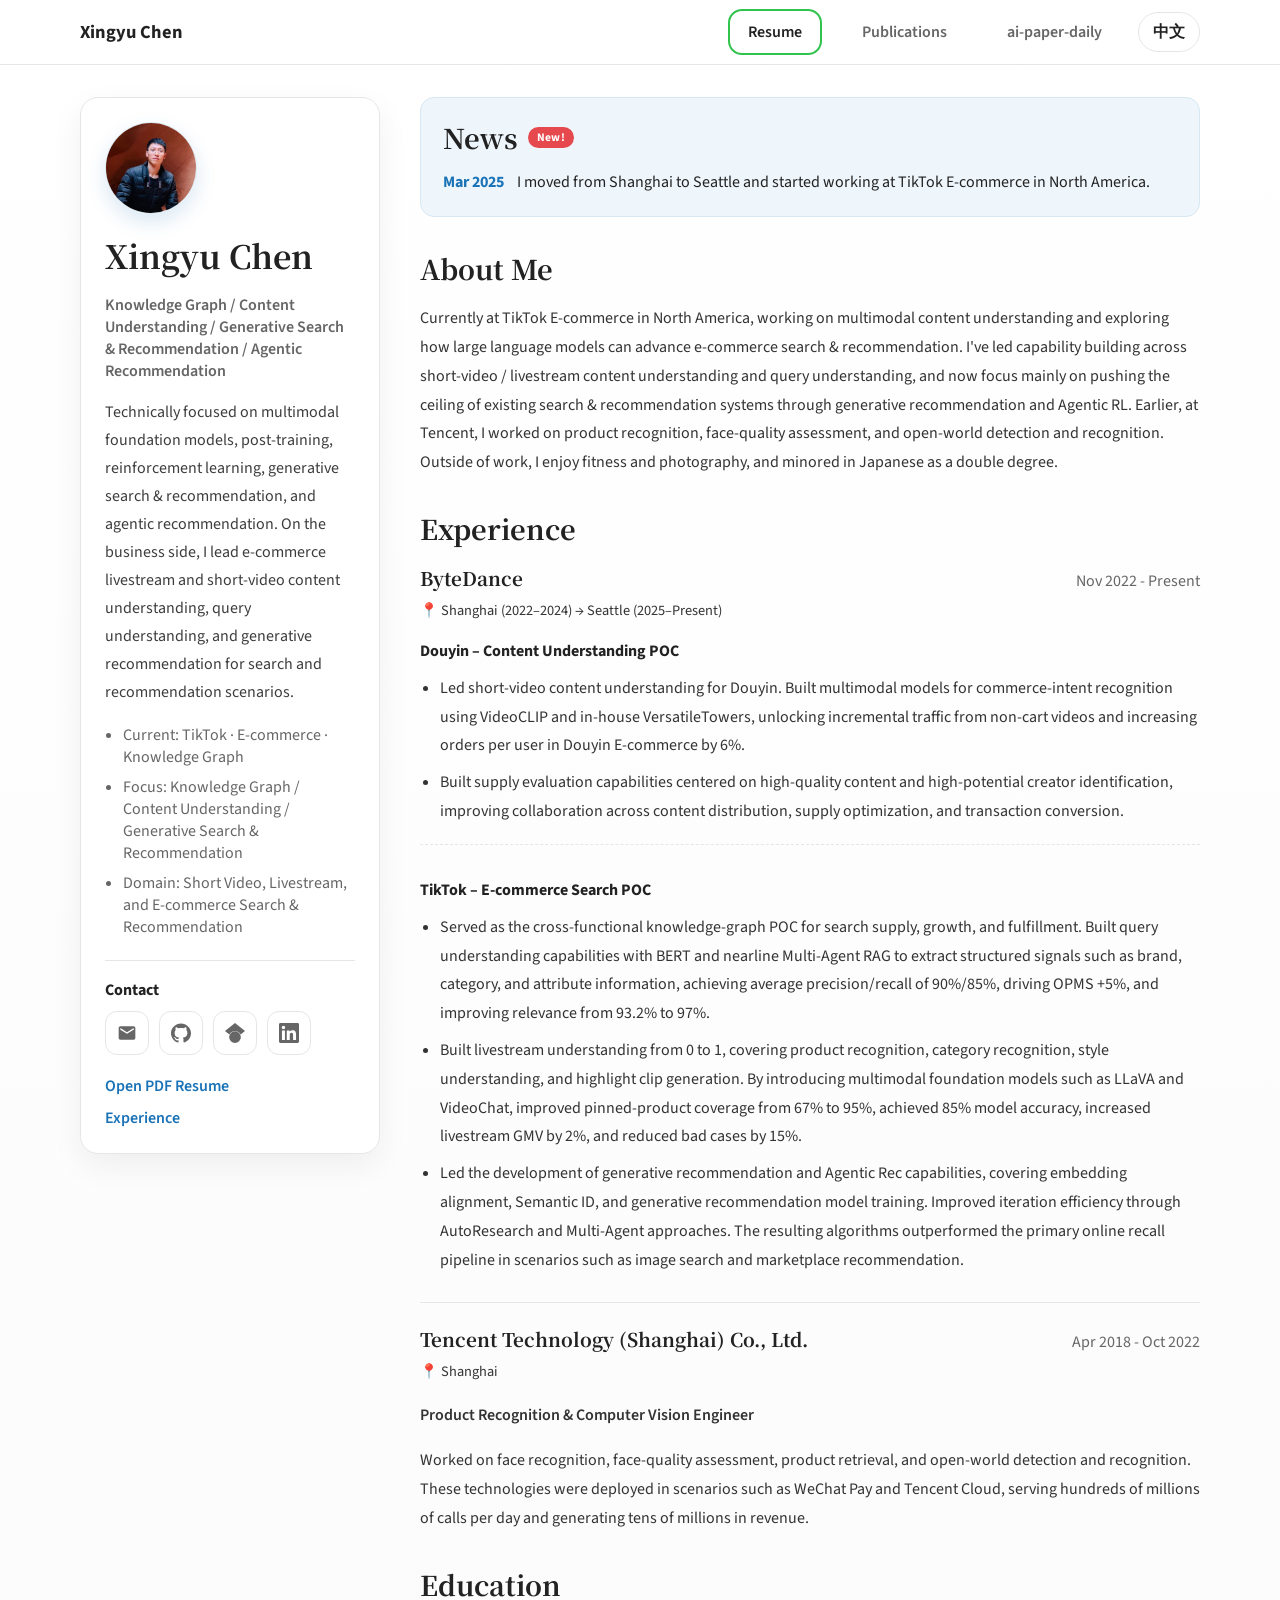
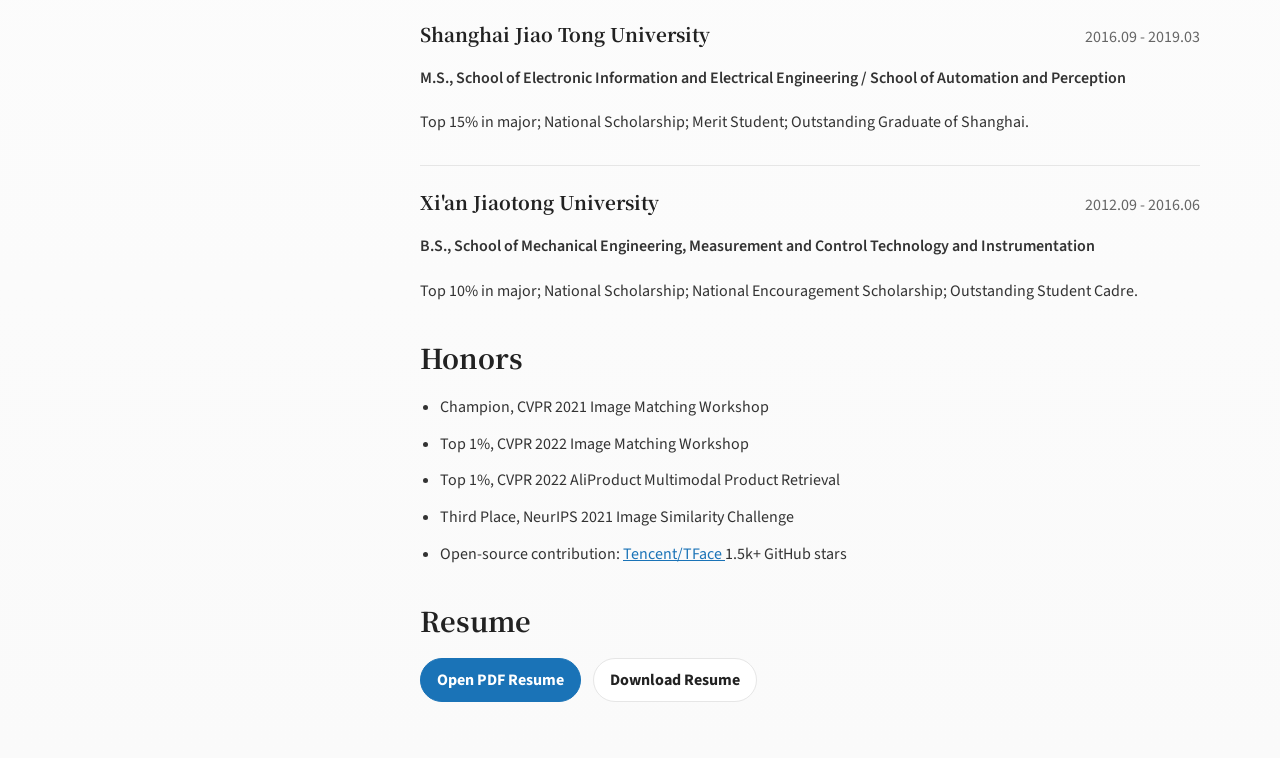
<file: index.html>
<!DOCTYPE html>
<html lang="zh-CN">
  <head>
    <meta charset="UTF-8" />
    <meta name="viewport" content="width=device-width, initial-scale=1.0" />
    <title>陈星宇 | 个人主页</title>
    <meta
      name="description"
      content="陈星宇的中英双语个人主页，包含个人简介、工作经历、教育经历与完整简历。"
    />
    <link rel="preconnect" href="https://fonts.googleapis.com" />
    <link rel="preconnect" href="https://fonts.gstatic.com" crossorigin />
    <link
      href="https://fonts.googleapis.com/css2?family=Noto+Serif+SC:wght@400;600;700&family=Source+Sans+3:wght@400;600;700&display=swap"
      rel="stylesheet"
    />
    <link rel="stylesheet" href="./styles.css?v=20260702" />
  </head>
  <body>
    <header class="topbar">
      <div class="topbar-inner">
        <a class="site-title" href="#top">Xingyu Chen</a>
        <nav class="topnav" aria-label="Primary">
          <a class="nav-link active" href="./index.html" data-i18n="navResumeHome">个人简历</a>
          <a class="nav-link" href="./publications.html" data-i18n="navPublications">Publications</a>
          <a class="nav-link" href="https://slinene.github.io/ai-papers-daily/" target="_blank" rel="noreferrer" data-i18n="navPapersDaily">ai-paper-daily</a>
        </nav>
        <button
          id="language-toggle"
          class="language-toggle"
          type="button"
          aria-label="Switch language"
        >
          EN
        </button>
      </div>
    </header>

    <main id="top" class="layout">
      <aside class="sidebar">
        <div class="profile-card">
          <img
            class="avatar avatar-image"
            src="./assets/avatar.jpg"
            alt="Xingyu Chen avatar"
          />
          <h1 data-i18n="name">陈星宇</h1>
          <p class="profile-role" data-i18n="role">
            知识图谱/ 内容理解/ 生成式搜推/ Agentic 推荐
          </p>
          <p class="profile-summary" data-i18n="profileSummary">
            技术聚焦多模态大模型、Post-Training、强化学习、生成式搜推和Agentic推荐。业务上负责面向搜推的电商直播和短视频内容理解，Query理解、和生成式推荐相关工作。
          </p>
          <ul class="profile-meta">
            <li data-i18n="metaCompany">现任：TikTok-电商-知识图谱</li>
            <li data-i18n="metaFocus">方向： 知识图谱 / 内容理解 / 生成式搜推</li>
            <li data-i18n="metaLocation">领域：短视频、直播与电商搜推交易场景</li>
          </ul>

          <div class="contact-block">
            <p class="contact-title" data-i18n="contactTitle">联系与主页</p>
            <div class="contact-icons">
              <a
                class="contact-icon"
                data-brand="email"
                href="mailto:harleycxying@gmail.com"
                aria-label="Email"
                title="harleycxying@gmail.com"
              >
                <svg viewBox="0 0 24 24" aria-hidden="true">
                  <path d="M20 4H4c-1.1 0-1.99.9-1.99 2L2 18c0 1.1.9 2 2 2h16c1.1 0 2-.9 2-2V6c0-1.1-.9-2-2-2zm0 4l-8 5-8-5V6l8 5 8-5v2z"/>
                </svg>
              </a>
              <a
                class="contact-icon"
                data-brand="github"
                href="https://github.com/Slinene"
                target="_blank"
                rel="noreferrer"
                aria-label="GitHub"
                title="github.com/Slinene"
              >
                <svg viewBox="0 0 24 24" aria-hidden="true">
                  <path d="M12 .5C5.37.5 0 5.78 0 12.29c0 5.2 3.44 9.6 8.21 11.16.6.11.82-.26.82-.58v-2.03c-3.34.72-4.04-1.61-4.04-1.61-.55-1.37-1.34-1.74-1.34-1.74-1.09-.74.08-.73.08-.73 1.2.08 1.84 1.22 1.84 1.22 1.07 1.8 2.81 1.28 3.5.98.11-.76.42-1.28.76-1.57-2.67-.3-5.47-1.31-5.47-5.83 0-1.29.47-2.34 1.23-3.17-.12-.3-.53-1.52.12-3.16 0 0 1.01-.32 3.3 1.21.96-.26 1.98-.39 3-.4 1.02.01 2.04.14 3 .4 2.29-1.53 3.3-1.21 3.3-1.21.65 1.64.24 2.86.12 3.16.77.83 1.23 1.88 1.23 3.17 0 4.53-2.81 5.53-5.49 5.82.43.36.81 1.08.81 2.18v3.23c0 .32.22.69.83.57C20.57 21.88 24 17.49 24 12.29 24 5.78 18.63.5 12 .5z"/>
                </svg>
              </a>
              <a
                class="contact-icon"
                data-brand="scholar"
                href="https://scholar.google.com/citations?hl=en&user=9ACFRggAAAAJ"
                target="_blank"
                rel="noreferrer"
                aria-label="Google Scholar"
                title="Google Scholar"
              >
                <svg viewBox="0 0 24 24" aria-hidden="true">
                  <path d="M5.242 13.769L0 9.5 12 0l12 9.5-5.242 4.269C17.548 11.249 14.978 9.5 12 9.5c-2.977 0-5.548 1.748-6.758 4.269zM12 10a7 7 0 1 0 0 14 7 7 0 0 0 0-14z"/>
                </svg>
              </a>
              <a
                class="contact-icon"
                data-brand="linkedin"
                href="https://www.linkedin.com/in/chen-xingyu-5b4724408/"
                target="_blank"
                rel="noreferrer"
                aria-label="LinkedIn"
                title="LinkedIn"
              >
                <svg viewBox="0 0 24 24" aria-hidden="true">
                  <path d="M20.45 20.45h-3.56v-5.57c0-1.33-.02-3.04-1.85-3.04-1.85 0-2.14 1.45-2.14 2.94v5.67H9.35V9h3.42v1.56h.05c.48-.9 1.64-1.85 3.37-1.85 3.6 0 4.27 2.37 4.27 5.46v6.28zM5.34 7.43a2.06 2.06 0 1 1 0-4.13 2.06 2.06 0 0 1 0 4.13zM7.12 20.45H3.55V9h3.57v11.45zM22.22 0H1.77C.79 0 0 .77 0 1.72v20.56C0 23.23.79 24 1.77 24h20.45c.98 0 1.78-.77 1.78-1.72V1.72C24 .77 23.2 0 22.22 0z"/>
                </svg>
              </a>
            </div>
          </div>

          <div class="profile-links">
            <a href="./assets/resume.pdf" target="_blank" rel="noreferrer" data-i18n="openResume">
              查看 PDF 简历
            </a>
            <a href="#experience" data-i18n="jumpExperience">工作经历</a>
          </div>
        </div>
      </aside>

      <section class="content">
        <section id="news" class="section news-section">
          <h2 class="news-heading">
            <span data-i18n="newsTitle">最新动态</span>
            <span class="news-badge" data-i18n="newsBadge">New!</span>
          </h2>
          <ul class="news-list">
            <li>
              <span class="news-date" data-i18n="news1Date">2025.03</span>
              <span class="news-text" data-i18n="news1">我从上海搬到了西雅图，开始在北美 TikTok 电商工作啦。</span>
            </li>
          </ul>
        </section>

        <section id="about" class="section">
          <h2 data-i18n="aboutTitle">About Me</h2>
          <p data-i18n="aboutP1">
            目前在北美 TikTok 电商，负责多模态内容理解和大模型在电商搜推技术探索，先后负责过短视频 / 直播内容理解，Query 理解等能力建设、目前主要聚焦在通过生成式推荐和 Agentic RL 等技术提升现有搜推系统的天花板。更早在腾讯做过商品识别、人脸质量评估和开放场景检测识别。工作之外，喜欢健身和摄影，辅修了日语双学位。
          </p>
        </section>

        <section id="experience" class="section">
          <h2 data-i18n="experienceTitle">Experience</h2>

          <article class="entry">
            <div class="entry-head">
              <h3 data-i18n="exp1Company">字节跳动</h3>
              <span data-i18n="exp1Date">2022.11 - 至今</span>
            </div>
            <p class="entry-location" data-i18n="exp1Location">📍 上海（2022–2024）→ 西雅图（2025 至今）</p>

            <div class="subentry">
              <h4 class="subentry-title" data-i18n="exp1Sub1Title">抖音-内容理解POC</h4>
              <ul class="bullet-list">
                <li data-i18n="exp1DouyinBullet1">
                  负责抖音短视频内容理解方向，通过 VideoCLIP、自研 VersatileTowers 等多模态算法建模视频电商意图识别，为非挂车视频挖掘增量流量，并带来抖音电商大盘人均订单提升 6%。
                </li>
                <li data-i18n="exp1DouyinBullet2">
                  围绕优质内容与高潜作者识别建设供给评估能力，持续增强内容分发、供给优化与交易转化之间的协同效率。
                </li>
              </ul>
            </div>

            <div class="subentry">
              <h4 class="subentry-title" data-i18n="exp1Sub2Title">TikTok-电商搜索POC</h4>
              <ul class="bullet-list">
                <li data-i18n="exp1TiktokBullet1">
                  作为知识图谱面向搜索供给、增长与承接模块的横向 POC，建设 Query 理解能力，通过 BERT + Multi-Agent RAG 近线部署识别品牌、品类、属性等结构化信息，平均准召回 90% / 85%，推动 OPMS +5%，相关性从 93.2% 提升到 97%。
                </li>
                <li data-i18n="exp1TiktokBullet2">
                  从 0 到 1 搭建直播内容理解，包括直播商品识别、类目识别、画风理解与高光切片生成，通过引入 LLaVA、VideoChat 等多模态大模型将主播 pin 商品覆盖率从 67% 提升到 95%，算法准确率达到 85%，最终带来直播 GMV +2%，badcase 减少 15%。
                </li>
                <li data-i18n="exp1TiktokBullet3">
                  负责生成式推荐和 Agentic Rec 能力建设，涵盖 Embedding 对齐、Semantic ID 与生成式推荐模型训练等模块，通过 AutoResearch 和 Multi-Agent 提升迭代效率。相关算法在图搜、商城推荐等场景效果超过线上主召回链路。
                </li>
              </ul>
            </div>
          </article>

          <article class="entry">
            <div class="entry-head">
              <h3 data-i18n="exp2Company">腾讯科技（上海）有限公司</h3>
              <span data-i18n="exp2Date">2018.04 - 2022.10</span>
            </div>
            <p class="entry-location" data-i18n="exp2Location">📍 上海</p>
            <p class="entry-role" data-i18n="exp2Role">人脸识别与视觉算法相关工作</p>
            <p class="entry-summary" data-i18n="exp2Summary">
              主要从事人脸识别、人脸质量评估、商品检索、与开放场景检测识别等方向，相关技术在微信支付、腾讯云等场景应用，日均调用规模上亿次，带来千万级收入。
            </p>
          </article>
        </section>

        <section id="education" class="section">
          <h2 data-i18n="educationTitle">Education</h2>

          <article class="entry">
            <div class="entry-head">
              <h3 data-i18n="edu1School">上海交通大学</h3>
              <span>2016.09 - 2019.03</span>
            </div>
            <p class="entry-role" data-i18n="edu1Degree">
              硕士，电子信息与电气工程学院 / 自动化与感知学院
            </p>
            <p data-i18n="edu1Desc">
              专业前 15%，获国家奖学金、校三好学生，并获评上海市优秀毕业生。
            </p>
          </article>

          <article class="entry">
            <div class="entry-head">
              <h3 data-i18n="edu2School">西安交通大学</h3>
              <span>2012.09 - 2016.06</span>
            </div>
            <p class="entry-role" data-i18n="edu2Degree">
              本科，机械工程学院，测控技术与仪器
            </p>
            <p data-i18n="edu2Desc">
              专业前 10%，获国家奖学金、国家励志奖学金，并获评优秀毕业生干部。
            </p>
          </article>
        </section>

        <section id="honors" class="section">
          <h2 data-i18n="honorsTitle">Honors</h2>
          <ul class="bullet-list">
            <li data-i18n="honor1">
              CVPR 2021 Image Matching Workshop 冠军
            </li>
            <li data-i18n="honor2">
              CVPR 2022 Image Matching Workshop Top 1%
            </li>
            <li data-i18n="honor3">
              CVPR 2022 AliProduct 多模态商品检索 Top 1%
            </li>
            <li data-i18n="honor4">
              NeurIPS 2021 Image Similarity Challenge 季军
            </li>
            <li>
              <span data-i18n="honor5Label">开源贡献：</span>
              <a href="https://github.com/Tencent/TFace" target="_blank" rel="noreferrer">
                Tencent/TFace
              </a>
              <span data-i18n="honor5Suffix">，1.5k+ GitHub Stars</span>
            </li>
          </ul>
        </section>

        <section id="resume" class="section">
          <h2 data-i18n="resumeTitle">CV</h2>
          <div class="actions">
            <a class="button primary" href="./assets/resume.pdf" target="_blank" rel="noreferrer" data-i18n="openResume">
              查看 PDF 简历
            </a>
            <a class="button" href="./assets/resume.pdf" download data-i18n="downloadResume">
              下载简历
            </a>
          </div>
        </section>
      </section>
    </main>

    <script src="./script.js?v=20260702"></script>
    <!-- deploy-refresh: 2026-04-02T16:14:00-07:00 -->
  </body>
</html>
</file>
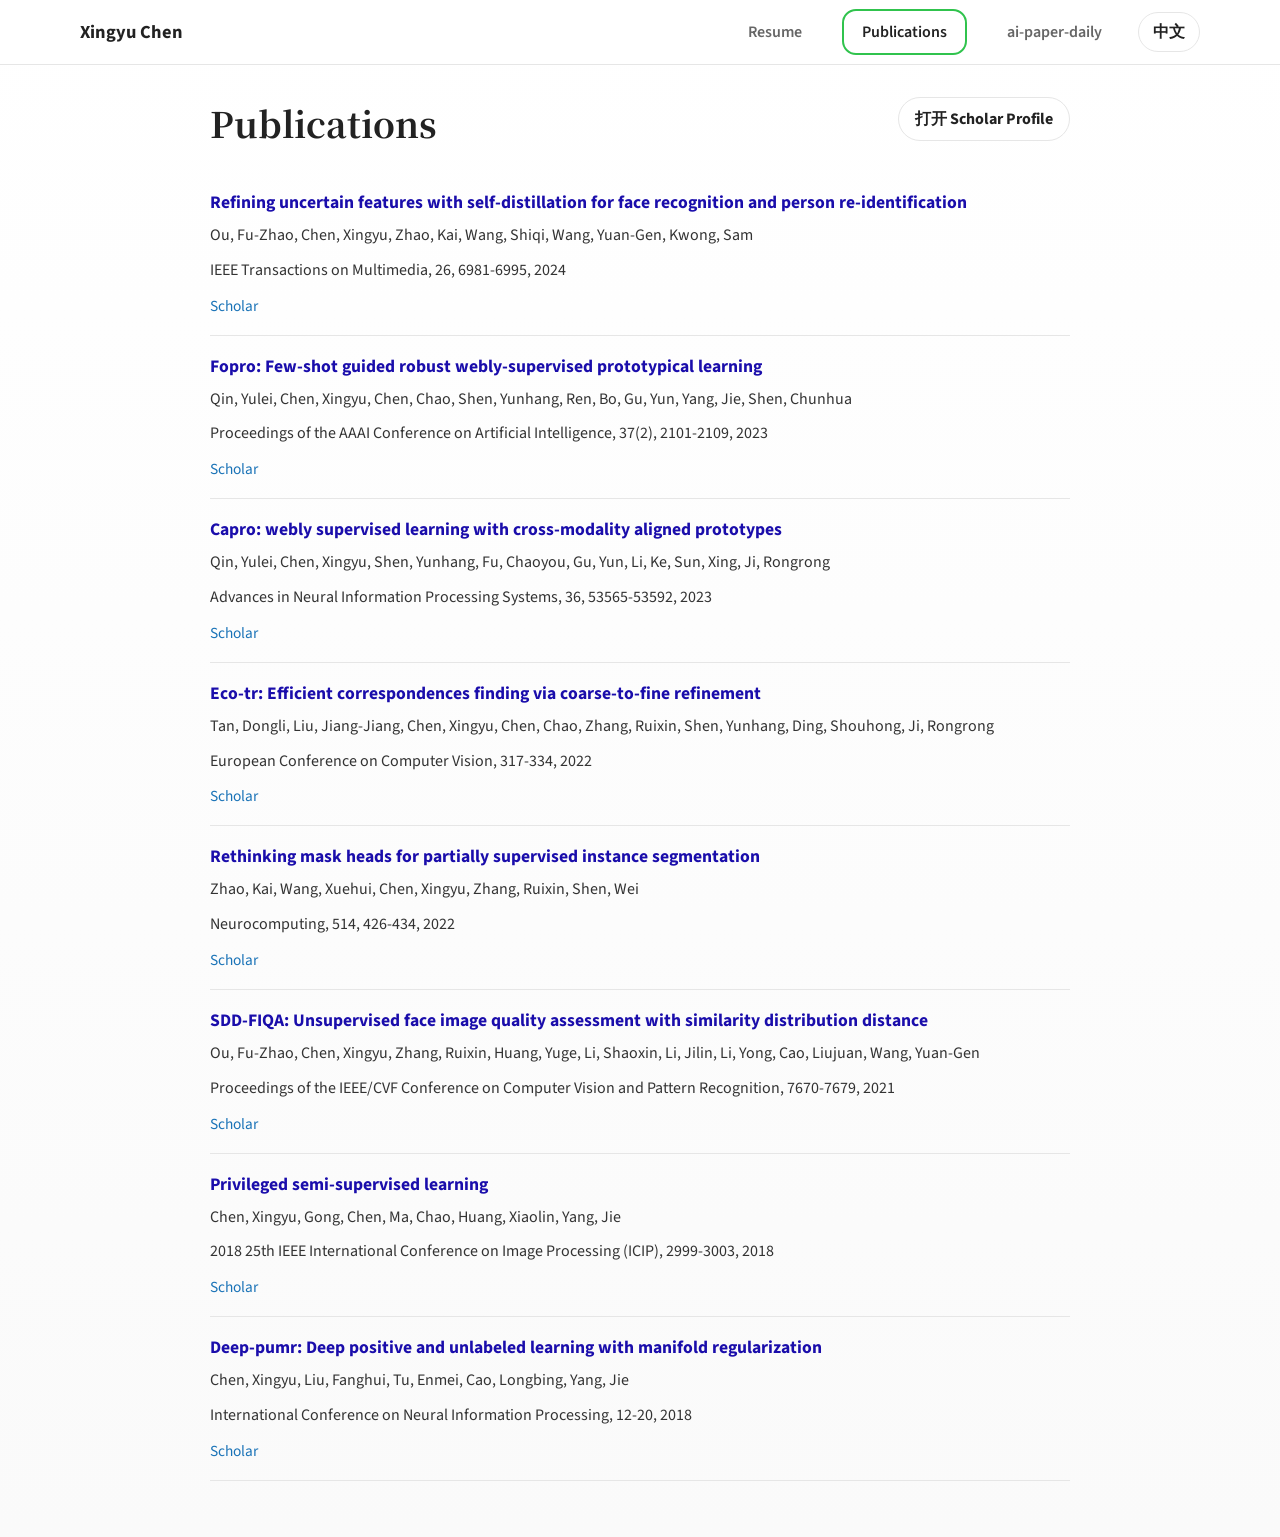
<file: publications.html>
<!DOCTYPE html>
<html lang="zh-CN">
  <head>
    <meta charset="UTF-8" />
    <meta name="viewport" content="width=device-width, initial-scale=1.0" />
    <title>陈星宇 | Publications</title>
    <meta
      name="description"
      content="陈星宇的论文与发表页面，采用 Google Scholar 风格列表展示。"
    />
    <link rel="preconnect" href="https://fonts.googleapis.com" />
    <link rel="preconnect" href="https://fonts.gstatic.com" crossorigin />
    <link
      href="https://fonts.googleapis.com/css2?family=Noto+Serif+SC:wght@400;600;700&family=Source+Sans+3:wght@400;600;700&display=swap"
      rel="stylesheet"
    />
    <link rel="stylesheet" href="./styles.css?v=20260702" />
  </head>
  <body>
    <header class="topbar">
      <div class="topbar-inner">
        <a class="site-title" href="./index.html">Xingyu Chen</a>
        <nav class="topnav" aria-label="Primary">
          <a class="nav-link" href="./index.html" data-i18n="navResumeHome">个人简历</a>
          <a class="nav-link active" href="./publications.html" data-i18n="navPublications">Publications</a>
          <a class="nav-link" href="https://slinene.github.io/ai-papers-daily/" target="_blank" rel="noreferrer" data-i18n="navPapersDaily">ai-paper-daily</a>
        </nav>
        <button
          id="language-toggle"
          class="language-toggle"
          type="button"
          aria-label="Switch language"
        >
          EN
        </button>
      </div>
    </header>

    <main class="publications-layout">
      <section class="section publication-page">
        <div class="publication-page-head">
          <div>
            <h1 class="publication-page-title" data-i18n="publicationsPageTitle">Publications</h1>
          </div>
          <a
            class="button"
            href="https://scholar.google.com/citations?hl=en&user=9ACFRggAAAAJ"
            target="_blank"
            rel="noreferrer"
            data-i18n="openScholarProfile"
          >
            打开 Scholar Profile
          </a>
        </div>

        <div id="publications-list" class="scholar-list"></div>
      </section>
    </main>

    <script src="./publications-data.js?v=20260702"></script>
    <script src="./script.js?v=20260702"></script>
  </body>
</html>
</file>
<file: styles.css>
:root {
  --bg: #fcfcfb;
  --surface: #ffffff;
  --text: #222222;
  --muted: #666666;
  --line: #e6e6e6;
  --accent: #1a73b7;
  --accent-soft: #eef5fb;
  --shadow: 0 12px 32px rgba(0, 0, 0, 0.06);
}

* {
  box-sizing: border-box;
}

html {
  scroll-behavior: smooth;
}

body {
  margin: 0;
  font-family: "Source Sans 3", sans-serif;
  color: var(--text);
  background: linear-gradient(180deg, #ffffff 0%, #fafafa 100%);
}

a {
  color: var(--accent);
}

.topbar {
  position: sticky;
  top: 0;
  z-index: 10;
  background: rgba(255, 255, 255, 0.92);
  backdrop-filter: blur(12px);
  border-bottom: 1px solid var(--line);
}

.topbar-inner {
  width: min(1120px, calc(100% - 32px));
  margin: 0 auto;
  min-height: 64px;
  display: flex;
  align-items: center;
  justify-content: space-between;
  gap: 16px;
}

.site-title {
  color: var(--text);
  text-decoration: none;
  font-weight: 700;
  font-size: 1.15rem;
}

.topnav {
  display: flex;
  gap: 20px;
  margin-left: auto;
}

.topnav a,
.nav-link {
  color: var(--muted);
  text-decoration: none;
  font-weight: 600;
}

.topnav a:hover,
.nav-link:hover,
.profile-links a:hover,
.button:hover {
  text-decoration: underline;
}

.nav-link {
  padding: 10px 18px;
  border-radius: 14px;
  border: 2px solid transparent;
}

.nav-link.active {
  color: var(--text);
  border-color: #30c34d;
}

.language-toggle {
  border: 1px solid var(--line);
  background: var(--surface);
  color: var(--text);
  padding: 8px 14px;
  border-radius: 999px;
  font: inherit;
  font-weight: 700;
  cursor: pointer;
}

.layout {
  width: min(1120px, calc(100% - 32px));
  margin: 32px auto 56px;
  display: grid;
  grid-template-columns: 300px minmax(0, 1fr);
  gap: 40px;
}

.sidebar {
  position: sticky;
  top: 96px;
  align-self: start;
}

.profile-card {
  background: var(--surface);
  border: 1px solid var(--line);
  border-radius: 18px;
  padding: 24px;
  box-shadow: var(--shadow);
}

.avatar {
  width: 92px;
  height: 92px;
  border-radius: 50%;
  display: block;
  object-fit: cover;
  border: 1px solid #d7e8f3;
  box-shadow: 0 8px 20px rgba(26, 115, 183, 0.16);
}

h1,
h2,
h3 {
  font-family: "Noto Serif SC", serif;
}

h1 {
  margin: 18px 0 10px;
  font-size: 2rem;
}

h2 {
  margin: 0 0 16px;
  font-size: 1.7rem;
}

h3 {
  margin: 0;
  font-size: 1.18rem;
}

.profile-role,
.entry-role {
  color: var(--muted);
  font-weight: 600;
}

.entry-location {
  margin: 6px 0 0;
  font-size: 0.9rem;
  color: var(--muted);
}

.news-section {
  background: var(--accent-soft);
  border: 1px solid #d7e8f3;
  border-radius: 14px;
  padding: 20px 22px;
}

.news-heading {
  display: flex;
  align-items: center;
  gap: 10px;
  margin: 0 0 12px;
}

.news-badge {
  display: inline-flex;
  align-items: center;
  padding: 2px 9px;
  border-radius: 999px;
  background: #e5484d;
  color: #ffffff;
  font-family: "Source Sans 3", sans-serif;
  font-size: 0.72rem;
  font-weight: 700;
  letter-spacing: 0.02em;
}

.news-list {
  list-style: none;
  margin: 0;
  padding: 0;
  line-height: 1.7;
}

.news-list li + li {
  margin-top: 8px;
}

.news-date {
  font-weight: 700;
  color: var(--accent);
  margin-right: 10px;
}

.profile-summary {
  margin: 14px 0 0;
  color: #3d3d3d;
  line-height: 1.75;
}

.profile-meta {
  margin: 18px 0 0;
  padding-left: 18px;
  color: var(--muted);
}

.profile-meta li + li,
.bullet-list li + li {
  margin-top: 8px;
}

.profile-links {
  display: grid;
  gap: 10px;
  margin-top: 20px;
}

.profile-links a {
  text-decoration: none;
  font-weight: 600;
}

.profile-note {
  margin-top: 22px;
  padding-top: 18px;
  border-top: 1px solid var(--line);
  color: var(--muted);
}

.contact-block {
  margin-top: 22px;
  padding-top: 18px;
  border-top: 1px solid var(--line);
}

.contact-title {
  margin: 0 0 10px;
  color: var(--text);
  font-weight: 700;
}

.contact-icons {
  display: flex;
  flex-wrap: wrap;
  gap: 10px;
  margin-top: 4px;
}

.contact-icon {
  display: inline-flex;
  align-items: center;
  justify-content: center;
  width: 44px;
  height: 44px;
  border-radius: 12px;
  background: var(--surface);
  border: 1px solid var(--line);
  color: var(--muted);
  transition: transform 0.18s ease, color 0.18s ease,
    border-color 0.18s ease, box-shadow 0.18s ease, background 0.18s ease;
}

.contact-icon svg {
  width: 20px;
  height: 20px;
  fill: currentColor;
}

.contact-icon:hover {
  transform: translateY(-3px);
  box-shadow: 0 8px 18px rgba(0, 0, 0, 0.12);
  border-color: transparent;
  color: #ffffff;
}

.contact-icon[data-brand="email"]:hover {
  background: var(--accent);
}

.contact-icon[data-brand="github"]:hover {
  background: #24292f;
}

.contact-icon[data-brand="scholar"]:hover {
  background: #4285f4;
}

.contact-icon[data-brand="linkedin"]:hover {
  background: #0a66c2;
}

.profile-note-title {
  margin: 0 0 8px;
  color: var(--text);
  font-weight: 700;
}

.content {
  min-width: 0;
}

.publications-layout {
  width: min(1120px, calc(100% - 32px));
  margin: 32px auto 56px;
}

.publication-page {
  max-width: 860px;
  margin: 0 auto;
}

.publication-page-title {
  margin: 0;
  font-size: 2.2rem;
}

.publication-page-subtitle {
  margin: 10px 0 0;
  color: var(--muted);
}

.publication-page-head {
  display: flex;
  align-items: flex-start;
  justify-content: space-between;
  gap: 20px;
  flex-wrap: wrap;
}

.publication-toolbar {
  margin-top: 22px;
  padding-top: 14px;
  border-top: 1px solid var(--line);
}

.publication-toolbar-text {
  margin: 0;
  color: var(--muted);
}

.section + .section {
  margin-top: 32px;
}

.section p,
.bullet-list {
  line-height: 1.8;
  color: #333333;
}

.entry + .entry {
  margin-top: 28px;
  padding-top: 22px;
  border-top: 1px solid var(--line);
}

.subentry + .subentry {
  margin-top: 18px;
  padding-top: 18px;
  border-top: 1px dashed var(--line);
}

.entry-head {
  display: flex;
  justify-content: space-between;
  gap: 16px;
  align-items: baseline;
}

.entry-head span {
  color: var(--muted);
  white-space: nowrap;
}

.subentry-title {
  margin: 16px 0 0;
  font-size: 1rem;
  color: var(--text);
  font-weight: 700;
}

.bullet-list {
  margin: 12px 0 0;
  padding-left: 20px;
}

.entry-summary {
  margin: 12px 0 0;
  color: #333333;
  line-height: 1.8;
}

.actions {
  display: flex;
  flex-wrap: wrap;
  gap: 12px;
  margin-top: 18px;
}

.scholar-list {
  margin-top: 24px;
}

.scholar-item {
  padding: 18px 0;
  border-bottom: 1px solid var(--line);
}

.scholar-title {
  margin: 0;
  font-size: 1.1rem;
  color: #1a0dab;
  font-family: "Source Sans 3", sans-serif;
  font-weight: 700;
}

.scholar-authors,
.scholar-venue {
  margin: 6px 0 0;
  color: #444444;
  line-height: 1.65;
}

.scholar-venue {
  color: #1b7f38;
}

.scholar-links {
  margin-top: 10px;
  display: flex;
  flex-wrap: wrap;
  gap: 14px;
}

.scholar-link {
  text-decoration: none;
  font-size: 0.96rem;
}

.publication-empty {
  color: var(--muted);
}

.button {
  display: inline-flex;
  align-items: center;
  justify-content: center;
  padding: 10px 16px;
  border-radius: 999px;
  border: 1px solid var(--line);
  text-decoration: none;
  color: var(--text);
  background: var(--surface);
  font-weight: 700;
}

.button.primary {
  color: #ffffff;
  background: var(--accent);
  border-color: var(--accent);
}

@media (max-width: 900px) {
  .layout {
    grid-template-columns: 1fr;
    gap: 24px;
  }

  .sidebar {
    position: static;
  }

  .topbar-inner {
    flex-wrap: wrap;
    padding: 10px 0;
  }

  .topnav {
    order: 3;
    width: 100%;
    overflow-x: auto;
    gap: 16px;
  }

  .publication-page-head {
    flex-direction: column;
    align-items: flex-start;
  }
}

@media (max-width: 640px) {
  .layout,
  .topbar-inner {
    width: min(100% - 20px, 1120px);
  }

  .entry-head {
    flex-direction: column;
    align-items: flex-start;
  }
}
</file>
